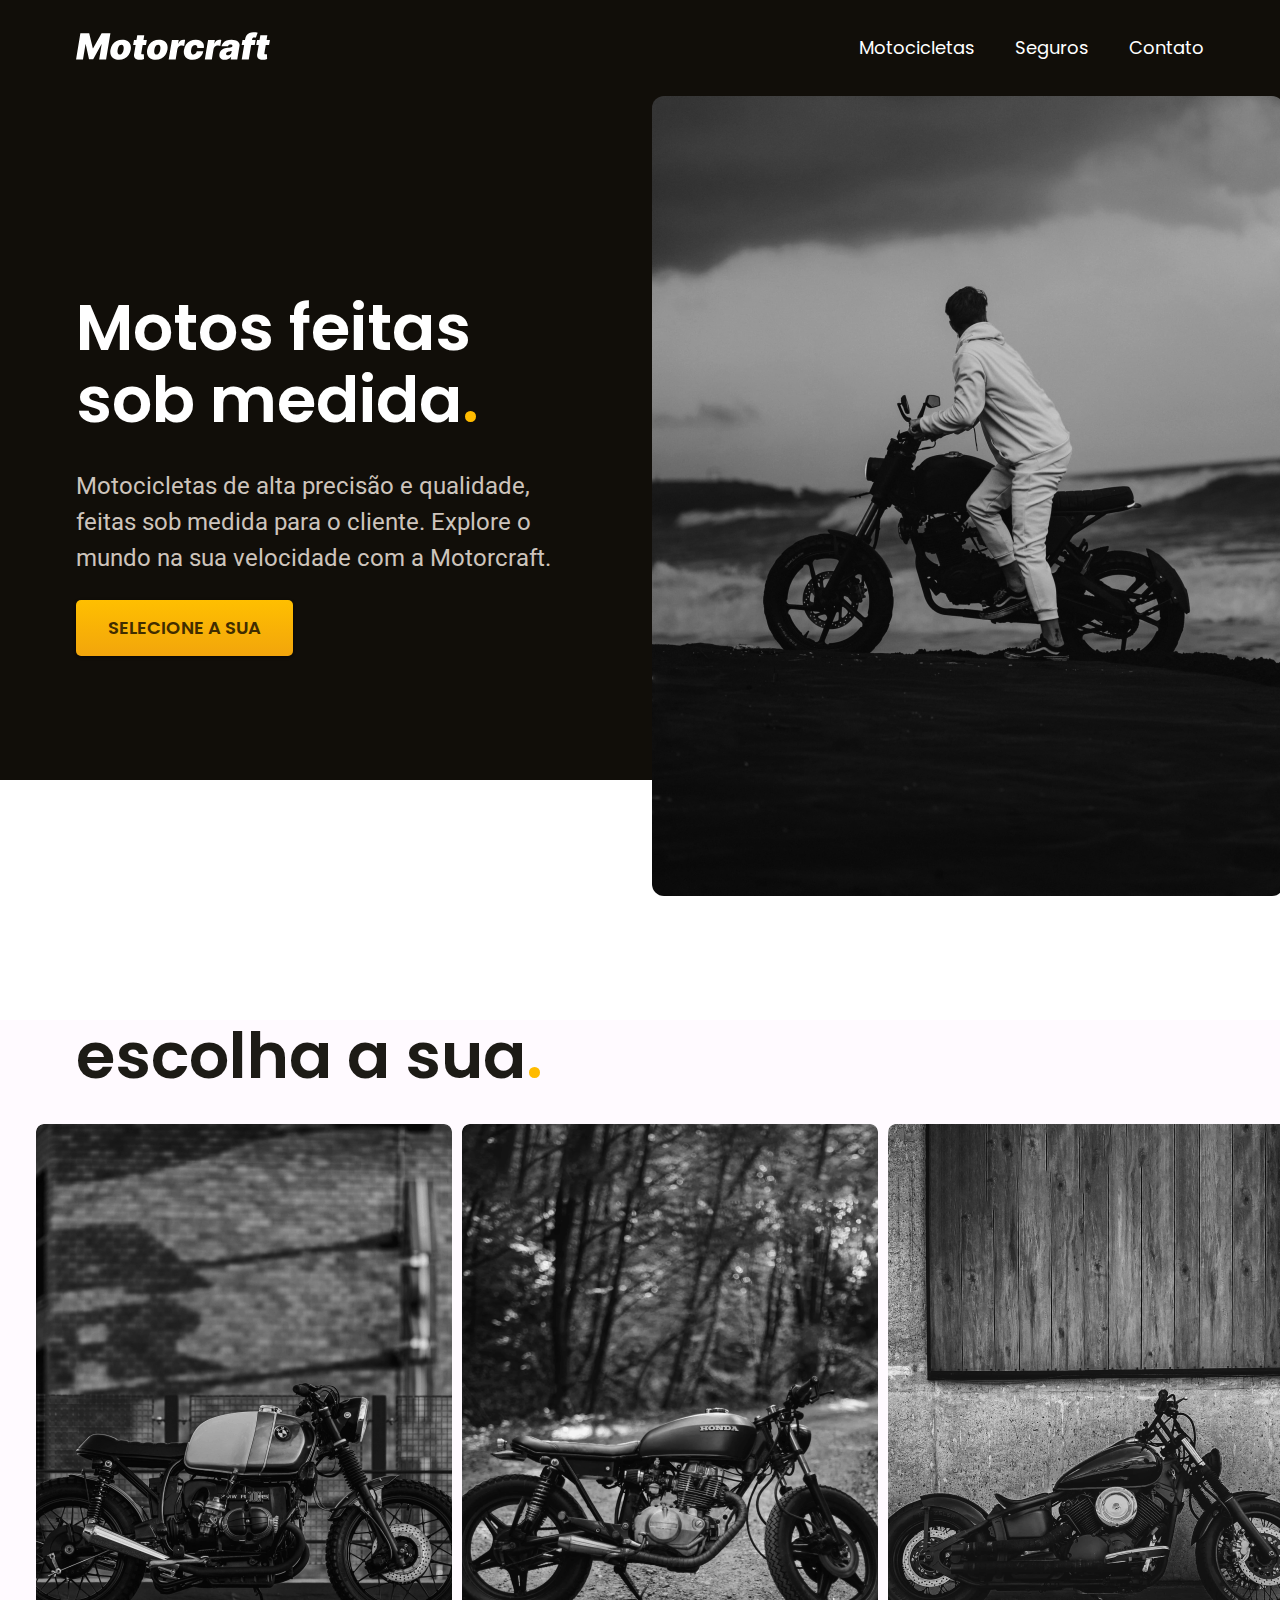
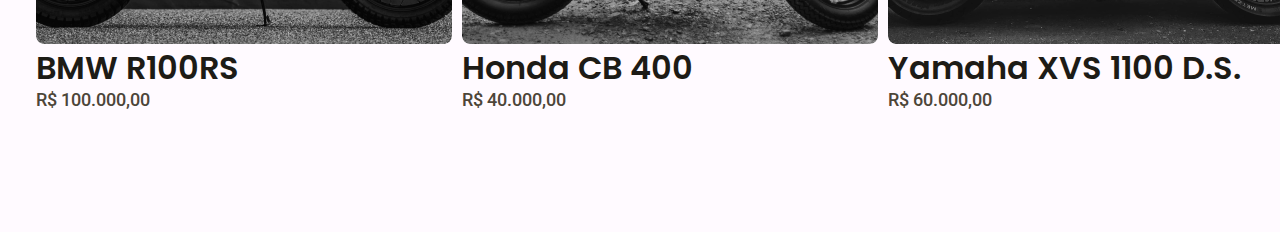
<file: index.html>
<!DOCTYPE html>
<html lang="pt-br">
<head>
    <meta charset="UTF-8">
    <meta name="viewport" content="width=device-width, initial-scale=1.0">
    
    <link rel="preconnect" href="https://fonts.googleapis.com">
    <link rel="preconnect" href="https://fonts.gstatic.com" crossorigin>
    <link href="https://fonts.googleapis.com/css2?family=Merriweather:ital,wght@1,900&family=Poppins:wght@500;600&family=Roboto:wght@400;500&display=swap" rel="stylesheet">

    <title>Motorcraft</title>
    <link rel="stylesheet" href="style.css">

</head>
<body>
    <header class="header-bg">
        <div class="header-container">            
            <div class="logo">
                <a href="/">
                    <svg width="194" height="28" viewBox="0 0 194 28" fill="none" xmlns="http://www.w3.org/2000/svg">
                    <path d="M4.3783 1.37465H13.1856L16.8001 16.1383H17.1056L25.6074 1.37465H34.4146L30.0874 27.4401H23.1637L25.6583 12.371H25.4546L17.2074 27.2365H13.0328L9.72373 12.2692H9.52012L6.97464 27.4401H0.0510254L4.3783 1.37465ZM42.9101 27.7965C40.7889 27.7965 39.041 27.3765 37.6665 26.5365C36.3004 25.688 35.3416 24.5086 34.7901 22.9983C34.2386 21.4795 34.1283 19.7189 34.4592 17.7165C34.7901 15.714 35.4816 13.9577 36.5337 12.4474C37.5859 10.9286 38.9392 9.7492 40.5937 8.9092C42.2483 8.06069 44.1404 7.63649 46.2701 7.63649C48.3828 7.63649 50.1222 8.06069 51.4883 8.9092C52.8628 9.7492 53.8259 10.9286 54.3774 12.4474C54.9374 13.9577 55.0519 15.714 54.721 17.7165C54.3901 19.7189 53.6944 21.4795 52.6337 22.9983C51.5731 24.5086 50.2156 25.688 48.561 26.5365C46.915 27.3765 45.0313 27.7965 42.9101 27.7965ZM43.7756 22.6037C44.3865 22.6037 44.9422 22.4044 45.4428 22.0056C45.9519 21.6068 46.3846 21.0383 46.741 20.3001C47.1059 19.5619 47.3731 18.6837 47.5428 17.6656C47.7126 16.6389 47.738 15.7607 47.6192 15.031C47.5004 14.2928 47.2544 13.7244 46.881 13.3256C46.5077 12.9268 46.0156 12.7274 45.4046 12.7274C44.7937 12.7274 44.2337 12.9268 43.7246 13.3256C43.2156 13.7244 42.7828 14.2928 42.4265 15.031C42.0701 15.7607 41.8071 16.6389 41.6374 17.6656C41.4677 18.6837 41.438 19.5619 41.5483 20.3001C41.6671 21.0383 41.9131 21.6068 42.2865 22.0056C42.6683 22.4044 43.1646 22.6037 43.7756 22.6037ZM70.8592 7.89101L69.994 12.9819H57.114L57.9792 7.89101H70.8592ZM61.2372 3.20738H68.263L65.2849 21.1528C65.2424 21.4244 65.2508 21.6535 65.3101 21.8401C65.3695 22.0183 65.4882 22.154 65.6663 22.2474C65.8533 22.3322 66.0992 22.3746 66.4049 22.3746C66.6082 22.3746 66.8585 22.3492 67.1553 22.2983C67.4527 22.2389 67.6772 22.1965 67.8301 22.171L68.034 27.1092C67.6772 27.211 67.1979 27.3256 66.5953 27.4528C66.0017 27.5886 65.3101 27.6777 64.5211 27.7201C62.8752 27.7965 61.5346 27.6226 60.4992 27.1983C59.4727 26.774 58.7598 26.1122 58.3611 25.2128C57.9708 24.3049 57.903 23.1722 58.1572 21.8146L61.2372 3.20738ZM79.6254 27.7965C77.5041 27.7965 75.7558 27.3765 74.3816 26.5365C73.0152 25.688 72.0564 24.5086 71.5054 22.9983C70.9538 21.4795 70.8435 19.7189 71.1744 17.7165C71.5054 15.714 72.1964 13.9577 73.2487 12.4474C74.3009 10.9286 75.6544 9.7492 77.3087 8.9092C78.9635 8.06069 80.8552 7.63649 82.9854 7.63649C85.0977 7.63649 86.8371 8.06069 88.2035 8.9092C89.5777 9.7492 90.5409 10.9286 91.0925 12.4474C91.6525 13.9577 91.7668 15.714 91.4358 17.7165C91.1054 19.7189 90.4093 21.4795 89.3487 22.9983C88.288 24.5086 86.9306 25.688 85.2758 26.5365C83.63 27.3765 81.7461 27.7965 79.6254 27.7965ZM80.4906 22.6037C81.1016 22.6037 81.6571 22.4044 82.1577 22.0056C82.6668 21.6068 83.0996 21.0383 83.4558 20.3001C83.8209 19.5619 84.088 18.6837 84.2577 17.6656C84.4274 16.6389 84.4532 15.7607 84.3344 15.031C84.2152 14.2928 83.9693 13.7244 83.5958 13.3256C83.2228 12.9268 82.7306 12.7274 82.1196 12.7274C81.5087 12.7274 80.9487 12.9268 80.4396 13.3256C79.9306 13.7244 79.4977 14.2928 79.1416 15.031C78.7854 15.7607 78.5222 16.6389 78.3525 17.6656C78.1828 18.6837 78.1532 19.5619 78.2635 20.3001C78.3822 21.0383 78.628 21.6068 79.0016 22.0056C79.3835 22.4044 79.8796 22.6037 80.4906 22.6037ZM92.6577 27.4401L95.9158 7.89101H102.738L102.127 11.6074H102.331C102.916 10.2328 103.65 9.2274 104.533 8.59101C105.415 7.95463 106.378 7.63649 107.422 7.63649C107.727 7.63649 108.02 7.66191 108.3 7.71282C108.588 7.75527 108.873 7.81463 109.153 7.89101L108.134 13.8983C107.803 13.771 107.392 13.6819 106.9 13.631C106.407 13.5716 105.971 13.5419 105.589 13.5419C104.91 13.5419 104.274 13.6989 103.68 14.0128C103.094 14.3183 102.594 14.751 102.178 15.311C101.771 15.8626 101.499 16.5116 101.363 17.2583L99.6835 27.4401H92.6577ZM116.445 27.7965C114.324 27.7965 112.576 27.3765 111.202 26.5365C109.827 25.688 108.864 24.5086 108.313 22.9983C107.761 21.4795 107.655 19.7189 107.994 17.7165C108.316 15.714 109.004 13.9577 110.056 12.4474C111.116 10.9286 112.474 9.7492 114.129 8.9092C115.792 8.06069 117.684 7.63649 119.805 7.63649C121.723 7.63649 123.322 7.98436 124.603 8.68011C125.893 9.36739 126.814 10.3431 127.365 11.6074C127.925 12.8631 128.069 14.3395 127.798 16.0365H121.282C121.358 15.0183 121.193 14.2377 120.785 13.6946C120.386 13.1516 119.805 12.8801 119.042 12.8801C118.414 12.8801 117.836 13.0583 117.311 13.4146C116.793 13.7626 116.347 14.2928 115.974 15.0056C115.609 15.7098 115.342 16.5965 115.173 17.6656C115.003 18.7346 114.982 19.6256 115.109 20.3383C115.245 21.0426 115.507 21.5728 115.898 21.9292C116.296 22.2771 116.802 22.451 117.413 22.451C117.938 22.451 118.422 22.3322 118.863 22.0946C119.313 21.8486 119.699 21.4922 120.022 21.0256C120.353 20.5504 120.603 19.9735 120.773 19.2946H127.289C126.966 21.0256 126.317 22.5274 125.342 23.8001C124.365 25.0728 123.123 26.0571 121.613 26.7528C120.102 27.4486 118.38 27.7965 116.445 27.7965ZM128.813 27.4401L132.071 7.89101H138.893L138.282 11.6074H138.485C139.071 10.2328 139.805 9.2274 140.687 8.59101C141.57 7.95463 142.533 7.63649 143.576 7.63649C143.882 7.63649 144.175 7.66191 144.455 7.71282C144.743 7.75527 145.027 7.81463 145.307 7.89101L144.289 13.8983C143.958 13.771 143.547 13.6819 143.055 13.631C142.563 13.5716 142.125 13.5419 141.744 13.5419C141.065 13.5419 140.429 13.6989 139.835 14.0128C139.249 14.3183 138.749 14.751 138.333 15.311C137.925 15.8626 137.654 16.5116 137.518 17.2583L135.838 27.4401H128.813ZM148.839 27.7456C147.6 27.7456 146.535 27.5419 145.645 27.1346C144.762 26.7189 144.117 26.091 143.71 25.251C143.311 24.4026 143.222 23.3335 143.443 22.0437C143.621 20.9746 143.956 20.0626 144.448 19.3074C144.94 18.5522 145.551 17.9328 146.281 17.4492C147.011 16.9656 147.829 16.5965 148.737 16.3419C149.654 16.0789 150.621 15.9092 151.639 15.8328C152.742 15.748 153.637 15.6419 154.325 15.5146C155.012 15.3874 155.525 15.2135 155.865 14.9928C156.204 14.7722 156.408 14.4753 156.475 14.1019V14.051C156.552 13.5419 156.416 13.1516 156.068 12.8801C155.729 12.6086 155.254 12.4728 154.643 12.4728C153.981 12.4728 153.408 12.6171 152.925 12.9056C152.449 13.194 152.123 13.6437 151.945 14.2546H145.479C145.751 13.0668 146.306 11.9722 147.146 10.971C147.995 9.96133 149.119 9.15527 150.519 8.55282C151.928 7.94191 153.608 7.63649 155.559 7.63649C156.951 7.63649 158.173 7.80191 159.225 8.13282C160.277 8.45527 161.146 8.9092 161.834 9.49463C162.529 10.0716 163.017 10.7504 163.297 11.531C163.586 12.3031 163.654 13.1431 163.501 14.051L161.261 27.4401H154.694L155.152 24.691H154.999C154.49 25.4207 153.917 26.0104 153.281 26.4601C152.653 26.9098 151.966 27.2365 151.219 27.4401C150.481 27.6437 149.688 27.7456 148.839 27.7456ZM151.894 23.3165C152.42 23.3165 152.937 23.2062 153.446 22.9856C153.955 22.7649 154.393 22.4468 154.757 22.031C155.122 21.6153 155.355 21.1104 155.457 20.5165L155.712 18.8874C155.525 18.9637 155.317 19.0359 155.088 19.1037C154.868 19.1631 154.635 19.2226 154.388 19.2819C154.151 19.3413 153.896 19.3965 153.625 19.4474C153.362 19.4983 153.09 19.5492 152.81 19.6001C152.25 19.6849 151.779 19.8249 151.397 20.0201C151.015 20.2068 150.719 20.4401 150.506 20.7201C150.295 20.9916 150.163 21.2971 150.112 21.6365C150.035 22.171 150.159 22.5868 150.481 22.8837C150.812 23.1722 151.283 23.3165 151.894 23.3165ZM179.611 7.89101L178.745 12.9819H165.662L166.527 7.89101H179.611ZM165.738 27.4401L169.098 7.33101C169.361 5.71888 169.865 4.38253 170.613 3.32193C171.367 2.26132 172.314 1.46798 173.451 0.941926C174.596 0.415862 175.877 0.152832 177.294 0.152832C178.194 0.152832 179.055 0.220711 179.878 0.35647C180.701 0.492228 181.299 0.611016 181.673 0.71283L179.84 5.75282C179.594 5.67649 179.309 5.61707 178.987 5.57465C178.665 5.52374 178.372 5.49829 178.109 5.49829C177.455 5.49829 176.989 5.6383 176.709 5.9183C176.437 6.1983 176.259 6.56739 176.174 7.02559L172.763 27.4401H165.738ZM193.954 7.89101L193.089 12.9819H180.209L181.074 7.89101H193.954ZM184.333 3.20738H191.358L188.38 21.1528C188.337 21.4244 188.345 21.6535 188.405 21.8401C188.465 22.0183 188.583 22.154 188.762 22.2474C188.948 22.3322 189.194 22.3746 189.5 22.3746C189.703 22.3746 189.954 22.3492 190.251 22.2983C190.547 22.2389 190.773 22.1965 190.925 22.171L191.129 27.1092C190.773 27.211 190.293 27.3256 189.691 27.4528C189.096 27.5886 188.405 27.6777 187.616 27.7201C185.97 27.7965 184.629 27.6226 183.594 27.1983C182.567 26.774 181.855 26.1122 181.456 25.2128C181.065 24.3049 180.998 23.1722 181.253 21.8146L184.333 3.20738Z" fill="hsla(0, 0%, 100%, 1)"/>
                    </svg>
                </a>
            </div>
            <nav>
                <ul class="navMenu">
                    <li><a href="motocicletas.html">Motocicletas</a></li>
                    <li><a href="seguros.html">Seguros</a></li>
                    <li><a href="contato.html">Contato</a></li>
                </ul>
            </nav>
        </div>
    </header>    
    <main>
        <section class="hero-bg">
            <article class="hero-container">
                <div class="hero-text">
                    <h1>
                        Motos feitas sob medida<span>.</span>
                    </h1>
                    <p>Motocicletas de alta precisão e qualidade,  feitas sob medida para o cliente. Explore o mundo na sua velocidade com a Motorcraft.</p>
                    <button>Selecione a sua</button>
                </div>
                <div class="hero-image">
                    <img src="images/img-intro.jpg" alt="motociclista na praia">
                <div>
            </article>            
        </section>
        <section class="cr-bg">
            <article class="cr-container">
                <h2>escolha a sua<span>.</span></h2>
                <ul>
                    <li>
                        <a href=""><img class="img-cr" src="images/gijs-coolen-Ka2rq2tQgzY-unsplash 1.jpg" alt=""></a>
                        <a href=""><p class="pct-name-cr">BMW R100RS</p></a>
                        <p class="priceCr">R$ 100.000,00</p>
                    </li>
                    <li>
                        <a href=""><img class="img-cr"src="images/gijs-coolen-Ka2rq2tQgzY-unsplash 2.jpg" alt=""></a>
                        <a href=""><p class="pct-name-cr">Honda CB 400</p></a>
                        <p class="priceCr">R$ 40.000,00</p>
                    </li>
                    <li>
                        <a href=""><img class="img-cr"src="images/gijs-coolen-Ka2rq2tQgzY-unsplash 3.jpg" alt=""></a>
                        <a href=""><p class="pct-name-cr">Yamaha XVS 1100 D.S.</p></a>
                        <p class="priceCr">R$ 60.000,00</p>
                    </li>
                </ul>                
            </article>
        </section>
        <section>
            
        </section>        
    </main>
</body>
</html>
</file>
<file: style.css>
* {
    margin: 0;
    padding: 0;
    box-sizing: border-box;
}

:root {
    font-size: 62.5%;
    --background-1: hsla(37, 31%, 5%, 1);
    --background-2: hsla(300, 100%, 99%, 1);
    --tipografia-1: hsla(0, 0%, 100%, 1);
    --tipografia-1b: hsla(38, 15%, 10%, 1);
    --primary: hsla(44, 100%, 50%, 1);
    --tipografia-2: hsla(30, 14%, 77%, 1);
    --tipografia-3: #412D00;
    --gradiente: linear-gradient(180deg, #FFBF00 0%, #F2A50C 100%);
    --tipografia-4: hsla(37, 16%, 26%, 1);
}

body {
    font-size: 1.6rem;
    max-width: 100dvw;
    max-width: 100vw;
}

/*Menu de navegação*/

.header-bg {
    background-color: var(--background-1);
}

.header-container {
    display: flex;
    margin: 0 auto;
    justify-content: space-between;
    max-width: 112.8rem;
    padding: 3.2rem 0;
}

.navMenu {
    display: flex;
    list-style: none;
    font-family: 'Poppins', sans-serif;
    gap: 4.0rem;
}

.navMenu a {
    text-decoration: none;
    color: var(--tipografia-1);
    font-size: 1.8rem;
    font-weight: Medium;
    line-height: 3.2rem;
}

/*Hero Section*/

.hero-bg {
    background-color: var(--background-1);
    box-shadow: inset 0rem -12rem white;
}

.hero-container {    
    display: grid;
    max-width: 112.8rem;
    grid-template-areas: 'text image';
    margin: 0 auto;    
}

.hero-text {
    grid-area: text;
    margin-top: 19.6rem;
}

.hero-text h1 {
    font-family: 'Poppins', sans-serif;
    font-size: 6.4rem;
    line-height: 7.2rem;
    font-weight: 600;
    color: var(--tipografia-1);
    margin-bottom: 3.2rem;
    margin-right: 15.2rem;
}

.hero-text h1 span {
    color: var(--primary);
}

.hero-text p {
    font-family: 'Roboto', sans-serif;
    font-size: 2.4rem;
    font-weight: 400;
    line-height: 3.6rem;
    margin-right: 10rem;
    margin-bottom: 2.4rem;
    color: var(--tipografia-2);
}

.hero-text button {
    border-radius: 0.5rem;
    background: var(--gradiente);
    box-shadow: 0px 1px 3px 1px rgba(0, 0, 0, 0.15), 0px 1px 2px 0px rgba(0, 0, 0, 0.30);
    color: var(--tipografia-3);
    text-align: center;
    font-family: Poppins;
    font-size: 1.8rem;
    font-weight: 600;
    line-height: 2.4rem;
    text-transform: uppercase;
    padding: 1.6rem 3.2rem;
    border: none;
}

.hero-image {
    grid-area: image;
    margin-right: -8.0rem;
}

.hero-container img {    
    max-width: 63.2rem;
    height: 80.0rem;    
    border-radius: 1.2rem;    
}

/*Carrousel*/

.cr-bg {
    background-color: var(--background-2);
}

.cr-container {
    max-width: 112.8rem;
    margin: 12rem auto 0;    
}

.cr-container a {
    text-decoration: none;
}

.cr-container h2 {
    font-family: 'Poppins', sans-serif;
    font-size: 6.4rem;
    line-height: 7.2rem;
    font-weight: 600;
    margin-bottom: 3.2rem;
    color: var(--tipografia-1b);
}

.cr-container h2 span {
    color: var(--primary);
    margin-bottom: 3.2rem;
}

.cr-container ul {
    display: flex;
    list-style: none;
    margin-left: -4rem;
    margin-right: -4rem;
    gap: 1rem;
    justify-items: center;
}

.img-cr {
    max-width: 41.6rem;
    height: 52rem;
    object-fit: cover;
    border-radius: .8rem;        
}

.pct-name-cr {
    font-family: 'Poppins', sans-serif;
    font-size: 3.2rem;
    line-height: 4rem;
    font-weight: 600;
    color: var(--tipografia-1b);
}

.priceCr {
    font-family: 'Roboto', sans-serif;
    font-size: 1.8rem;
    line-height: 2.4rem;
    font-weight: 500;
    color: var(--tipografia-4);
    margin-bottom: 12rem;
}
</file>
